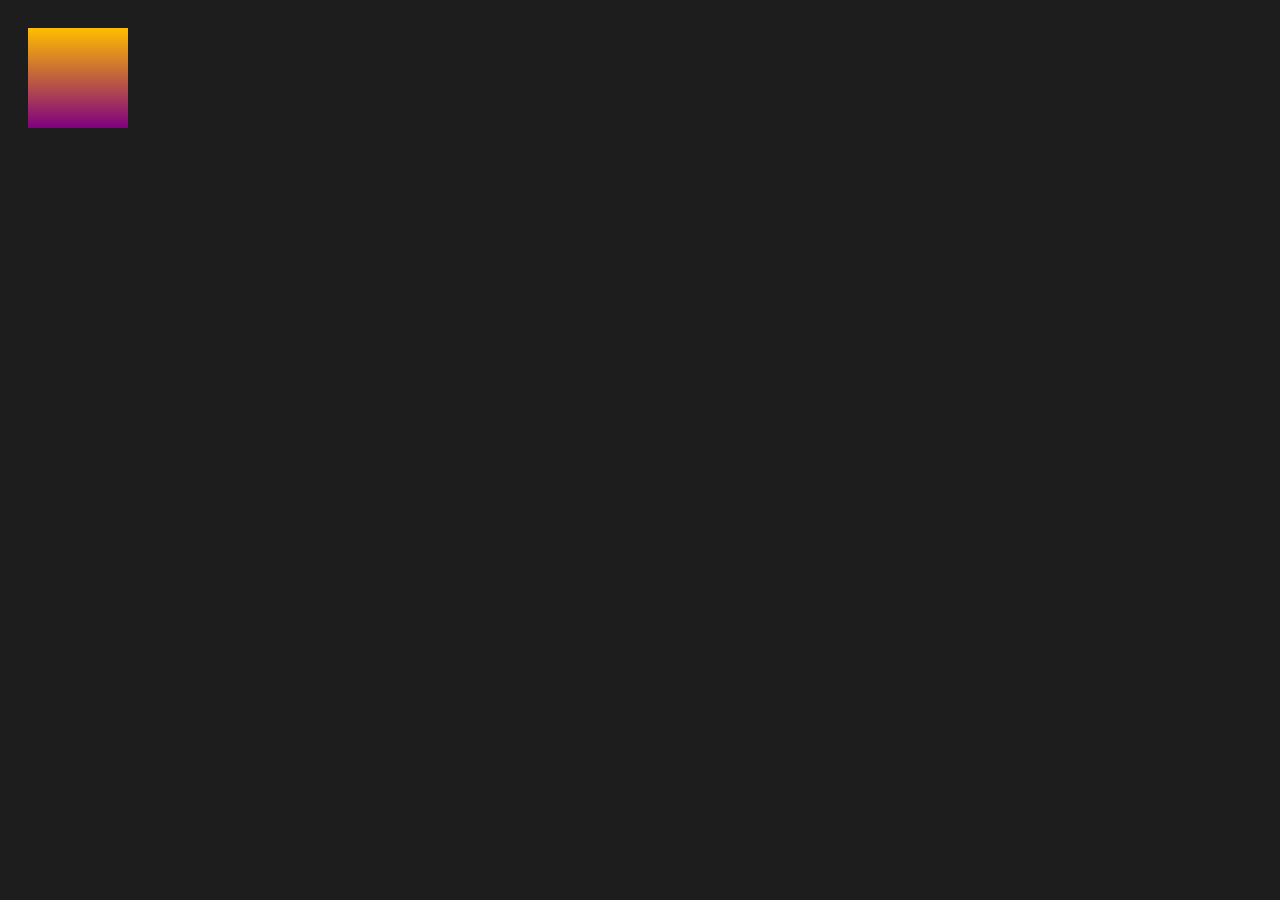
<file: animations/index.html>
<!DOCTYPE html>
<html lang="en">
<head>
    <meta charset="UTF-8">
    <meta name="viewport" content="width=device-width, initial-scale=1.0">
    <title>Animations</title>
    <link rel="stylesheet" href="styles.css">
    <script>
        document.addEventListener("DOMContentLoaded", () => {
        })
    </script>
</head>
<body>
    <div class="square"></div>
</body>
</html>
</file>
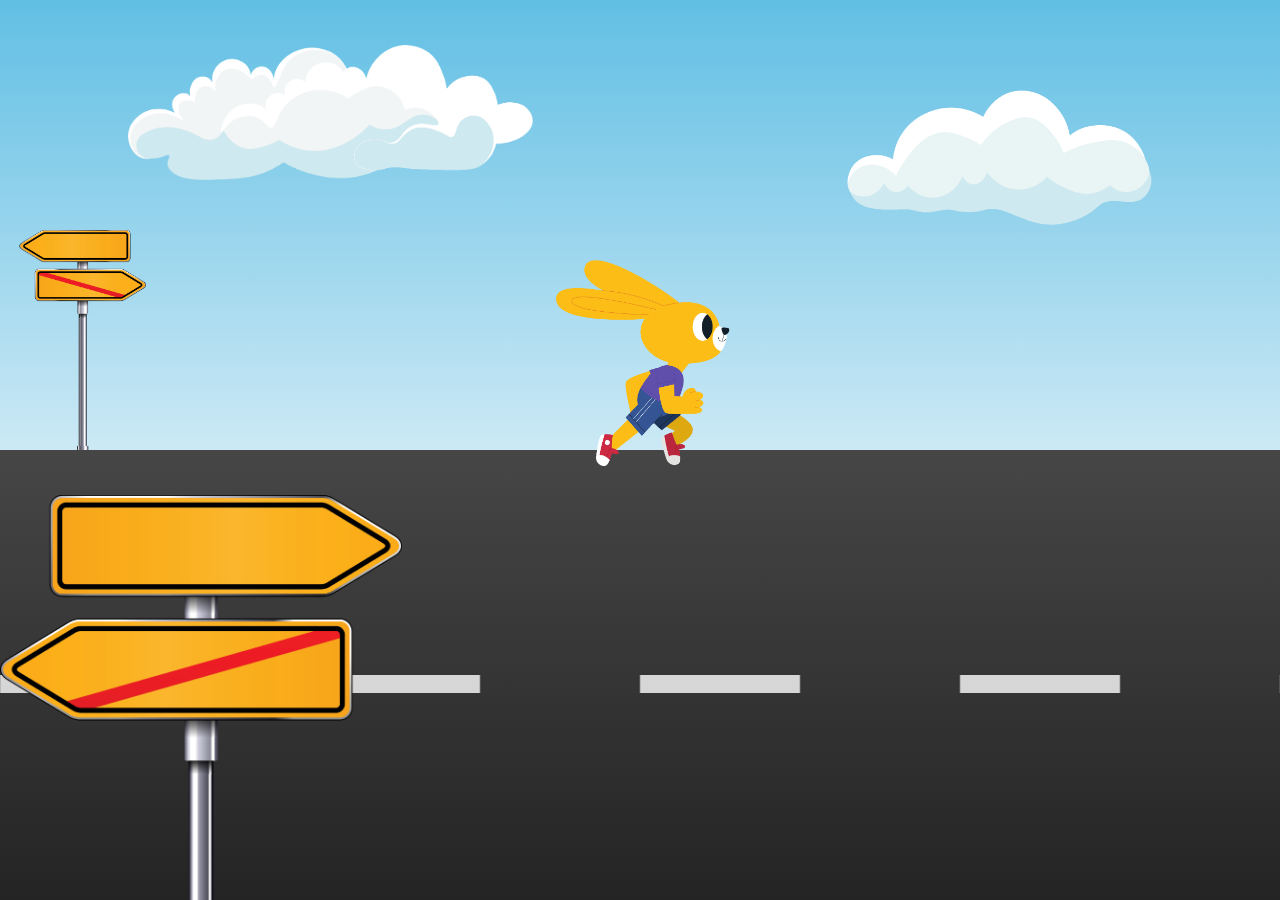
<file: exercise-1/index.html>
<!DOCTYPE html>
<html lang="en">
  <head>
    <meta charset="UTF-8" />
    <meta name="viewport" content="width=device-width, initial-scale=1.0" />
    <link rel="stylesheet" href="styles.css" />
    <title>Animations Exercise</title>
    <script>
      document.addEventListener("DOMContentLoaded", () => {
        const character = document.querySelector('.character')

        document.addEventListener('keydown', (event) => {
          if (event.code === "Space" && !character.classList.contains('jump')) {
            character.classList.add('jump')
          }
        })

        character.addEventListener('animationend', (event) => {

          if (event.animationName === 'jump') {
            character.classList.remove("jump")
          }
        })
      });
    </script>
  </head>
  <body>
    <div class="view">
      <div class="sky">
        <img src="assets/cloud1.png" class="cloud1" alt="" />
        <img src="assets/cloud2.png" class="cloud2" alt="" />
      </div>
      <div class="background">
        <img src="assets/s1.png" alt="" />
      </div>
      <div class="ground">
        <div class="street">
          <div class="lines"></div>
        </div>
      </div>
      <div class="character"></div>
      <div class="foreground">
        <img src="assets/s2.png" alt="" />
      </div>
    </div>
  </body>
</html>
</file>
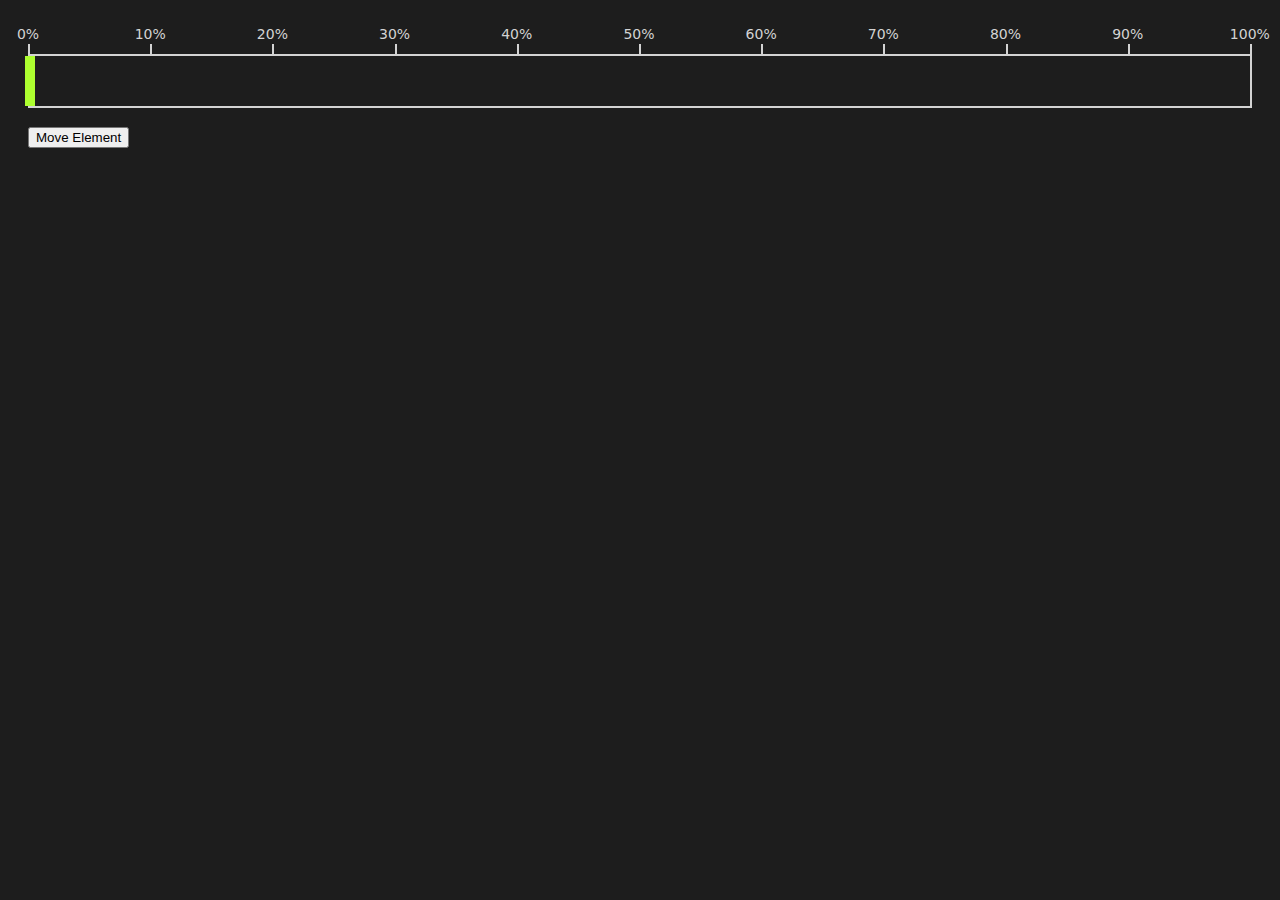
<file: timing-functions/index.html>
<!DOCTYPE html>
<html lang="en">

<head>
    <meta charset="UTF-8" />
    <meta name="viewport" content="width=device-width, initial-scale=1.0" />
    <link rel="stylesheet" href="styles.css" />
    <title>Timing Functions</title>
    <script>
        document.addEventListener("DOMContentLoaded", () => {
            const progressCount = 10;
            const element = document.querySelector(".element");
            const progress = document.querySelector(".progress");
            const button = document.querySelector(".move-button");

            Array(progressCount + 1)
                .fill(null)
                .forEach((_null, i) => {
                    const node = document.createElement("div");
                    node.classList.add("progress-value");
                    node.innerHTML = `<div class="number">${(i / progressCount) * 100
                        }%<div>`;
                    progress.append(node);
                });

            button.addEventListener("click", () => {
                element.classList.toggle("move");
            });
        });
    </script>
</head>

<body>
    <div class="progress"></div>
    <div class="track">
        <div class="element"></div>
    </div>
    <br />
    <button class="move-button">Move Element</button>
</body>

</html>
</file>
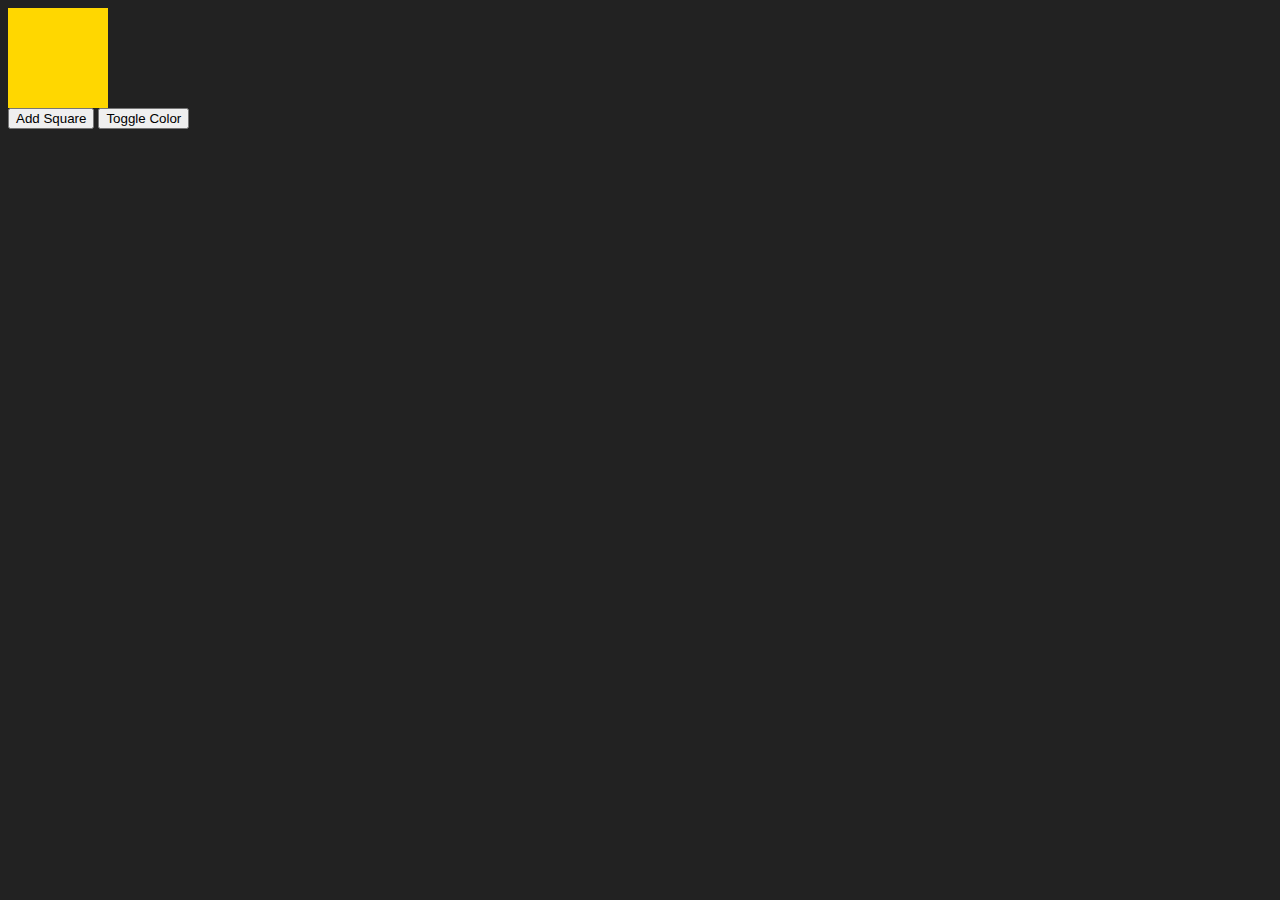
<file: transitions/index.html>
<!DOCTYPE html>
<html lang="en">
  <head>
    <meta charset="UTF-8" />
    <meta name="viewport" content="width=device-width, initial-scale=1.0" />
    <title>Transitions</title>
    <link rel="stylesheet" href="styles.css" />
    <script>
      document.addEventListener("DOMContentLoaded", () => {
        const element = document.querySelector(".square");
        const addButton = document.querySelector(".add-square");
        const toggleColor = document.querySelector(".toggle-color");

        addButton.addEventListener("click", () => {
          const newSquare = document.createElement("div");
          newSquare.classList.add("square");
          document.querySelector(".wrapper").appendChild(newSquare);
        });

        toggleColor.addEventListener("click", () => {
            const squares = document.querySelectorAll(".square");
            squares.forEach(element => element.classList.toggle("blue"))
        });
      });
    </script>
  </head>
  <body>
    <div class="wrapper">
      <div class="square"></div>
    </div>
    <button class="add-square">Add Square</button>
    <button class="toggle-color">Toggle Color</button>
  </body>
</html>
</file>
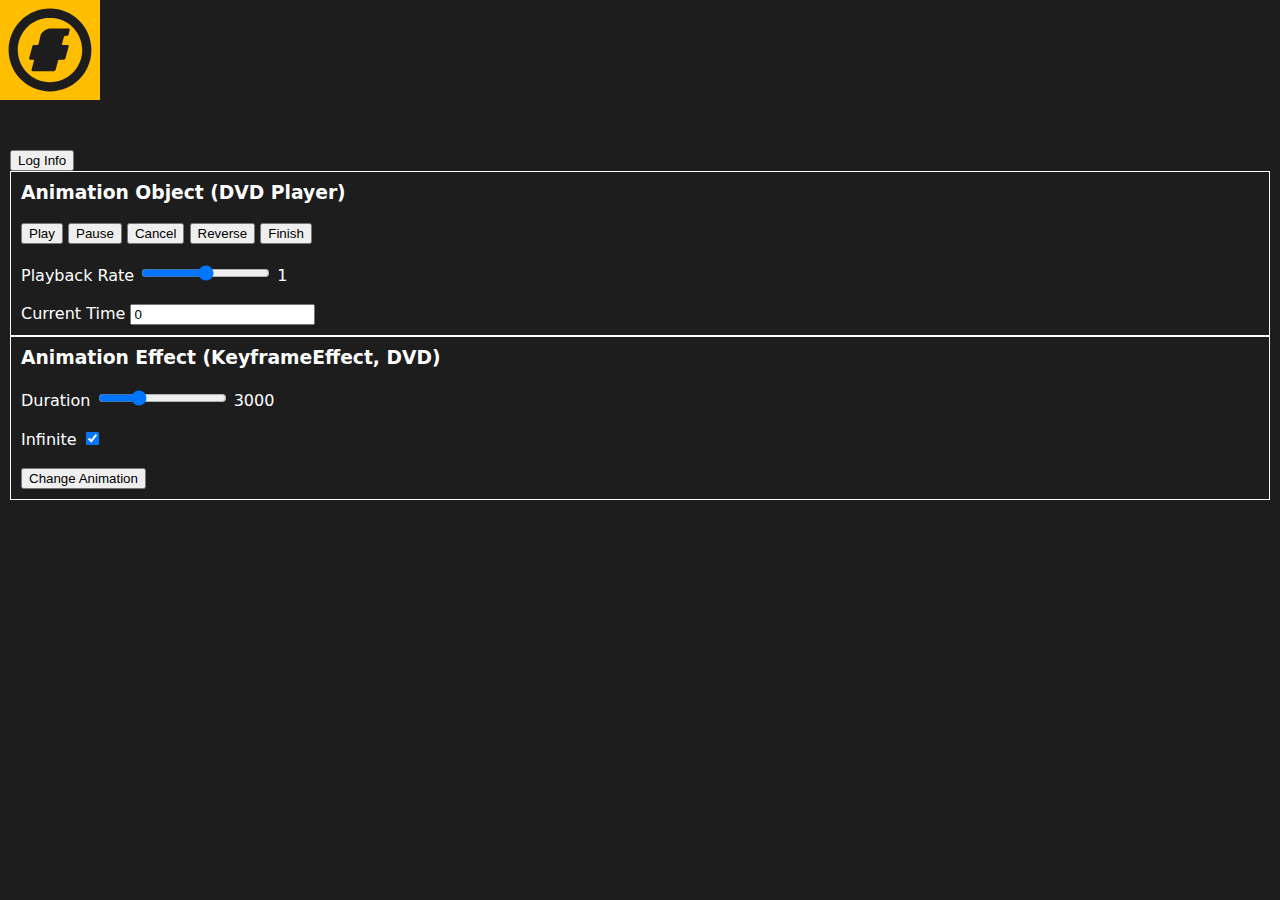
<file: web-api/index.html>
<!DOCTYPE html>
<html lang="en">

<head>
  <meta charset="UTF-8" />
  <meta name="viewport" content="width=device-width, initial-scale=1.0" />
  <link rel="stylesheet" href="styles.css" />
  <title>Web Animations API</title>
  <script src="./script.js"></script>
</head>

<body>
  <div class="square"></div>
  <div class="controls">
    <button class="button logInfo">
      Log Info
    </button>
    <div class="section">
      <h3>Animation Object (DVD Player)</h3>
      <button class="button play">Play</button>
      <button class="button pause">Pause</button>
      <button class="button cancel">Cancel</button>
      <button class="button reverse">Reverse</button>
      <button class="button finish">Finish</button>
      <br /><br />
      <label for="playbackRateInput">Playback Rate</label>
      <input type="range" id="playbackRateInput" step="0.2" min="0" max="2" />
      <output id="playbackRateInputValue" for="playbackRateInput">0</output>
      <br /><br />
      <label for="currentTimeInput">Current Time</label>
      <input type="number" id="currentTimeInput" step="500" min="0"/>
    </div>

    <div class="section">
      <h3>Animation Effect (KeyframeEffect, DVD)</h3>
      <label for="durationInput">Duration</label>
      <input type="range" id="durationInput" step="500" min="0" max="10000" />
      <output id="durationInputValue" for="durationInput">0</output>
      <br /><br />
      <label>Infinite</label>
      <input type="checkbox" id="infiniteInput" />
      <br /><br />
      <button class="button changeAnimation">Change Animation</button>
    </div>
  </div>
</body>

</html>
</file>
<file: animations/styles.css>
body {
    background-color: #1d1d1d;
    font-family: system-ui, -apple-system, BlinkMacSystemFont, 'Segoe UI', Roboto, Oxygen, Ubuntu, Cantarell, 'Open Sans', 'Helvetica Neue', sans-serif;
    padding: 20px;
}

.square {
    width: 100px;
    height: 100px;
    background-color: #ffbe00;
    background-image: linear-gradient(#ffbe00, purple);

    animation: 5s fade-in;
    animation-fill-mode: both;
}

@keyframes fade-out {
    from { 
        display: block;
        opacity: 1;
    }
    to {
        display: none;
        opacity: 0;
    }
}

@keyframes fade-in {
    from { 
        display: none;
        opacity: 0;
    }
    to {
        display: block;
        opacity: 1;
    }
}

@keyframes flip-bg {
    50% {
        background-image: linear-gradient(violet, skyblue)
    }
    100% {
        background-image: linear-gradient(greenyellow, maroon)
    }
}
</file>
<file: exercise-1/styles.css>
body {
  background-color: #1d1d1d;
  font-family: system-ui, -apple-system, BlinkMacSystemFont, "Segoe UI", Roboto,
    Oxygen, Ubuntu, Cantarell, "Open Sans", "Helvetica Neue", sans-serif;
  padding: 0;
  margin: 0;
}

* {
  box-sizing: border-box;
}

:root {
  --duration: 6s;
}

.sky {
  background-image: linear-gradient(rgb(97, 191, 228), rgb(204, 233, 245));
  height: 50vh;
  position: relative;
}
.sky .cloud1 {
  position: absolute;
  height: 30%;
  top: 10%;
  left: 10%;
}
.sky .cloud2 {
  position: absolute;
  height: 30%;
  top: 20%;
  right: 10%;
}

.ground {
  height: 50vh;
  position: relative;
}
.ground .street {
  background-image: linear-gradient(#464646, #242424);
  position: absolute;
  width: 200vw;
  height: 100%;

  animation: var(--duration) linear infinite move-street;
}
.ground .street .lines {
  position: absolute;
  background-image: url("./assets/line.png");
  background-size: 12.5% auto;
  background-repeat: repeat-x;
  background-position: 0 0;
  height: 4%;
  width: 100%;
  top: 50%;
  opacity: 0.8;
}

.character {
  --char-width: 25vh;
  position: absolute;
  bottom: 0;
  top: 0;
  left: 0;
  right: 0;
  margin: auto;
  background-image: url("./assets/7948134.png");
  /* background-image: url("./assets/7888220.png"); */
  background-size: calc(var(--char-width) * 8);
  background-position: calc(var(--char-width) * -4) 0px;
  background-repeat: no-repeat;
  width: var(--char-width);
  aspect-ratio: 0.535;

  animation: 1s steps(8, jump-none) infinite run;
}

.character.jump {
  animation: .5s ease-in-out 2 alternate jump;
}

.background {
  position: absolute;
  height: 50vh;
  width: 100%;
  top: 0;

  animation: calc(var(--duration) * 2) linear infinite move-background;
}
.background img {
  position: absolute;
  height: 50%;
  bottom: -5px;
  left: 0;
}
.foreground {
  position: absolute;
  height: 50vh;
  width: 100%;
  top: 50%;

  animation: calc(var(--duration) * 1.5) linear infinite move-foreground;
}
.foreground img {
  position: absolute;
  height: 90%;
  bottom: 0px;
  left: 0;
}

@keyframes run {
  0% {
    background-position: 0, 0
  }
  100% {
    background-position: calc(var(--char-width) * -7) 0px;
  }
}


@keyframes jump {
  from {
    transform: translateY(0);
  }
  to {
    transform: translateY(-70px);
  }
}

@keyframes move-street {
  from {
    transform: translateX(0);
  }

  to {
    transform: translateX(-50%);
  }
}

@keyframes move-background {
  from {
    transform: translateX(100%)
  }
  to {
    transform: translateX(-100%)
  }
}

@keyframes move-foreground {
  from {
    transform: translateX(400%)
  }
  to {
    transform: translateX(-200%)
  }
}
</file>
<file: timing-functions/styles.css>
body {
    background-color: #1d1d1d;
    font-family: system-ui, -apple-system, BlinkMacSystemFont, "Segoe UI", Roboto,
        Oxygen, Ubuntu, Cantarell, "Open Sans", "Helvetica Neue", sans-serif;
    padding: 20px;
    --scale-color: lightgrey;
}

.track {
    position: relative;
    border: 2px solid var(--scale-color);
    height: 50px;
}

.element {
    width: 10px;
    height: 50px;
    background-color: greenyellow;
    transition: left 1s steps(4, jump-both);
    left: -5px;
    position: absolute;
}

.element.move {
    left: calc(100% - 5px);
}

.progress {
    position: relative;
    display: flex;
    justify-content: space-between;
}

.progress-value {
    color: var(--scale-color);
    position: relative;
    font-size: 14px;
    line-height: 16px;
    padding-top: 16px;
}

.progress-value .number {
    position: absolute;
    transform: translateX(-50%) translateY(-110%);
}

.progress-value::after {
    content: "";
    display: block;
    height: 10px;
    width: 2px;
    background-color: var(--scale-color);
}
</file>
<file: transitions/styles.css>
body {
   background-color: #222222;
}

.square {
   width: 100px;
   height: 100px;
   background-color: gold;
   transition: background-color 1s;

}

.square.blue {
   background-color: blue;
}
</file>
<file: web-api/styles.css>
body {
    background-color: #1d1d1d;
    color: #fff;
    font-family: system-ui, -apple-system, BlinkMacSystemFont, "Segoe UI", Roboto,
      Oxygen, Ubuntu, Cantarell, "Open Sans", "Helvetica Neue", sans-serif;
    padding: 0;
    margin: 0;
  }
  
  * {
    box-sizing: border-box;
  }
  
  .square {
    width: 100px;
    height: 100px;
    background-color: #FFBE00;
    background-image: url("../logo.svg");
  }

  .controls {
    margin-top: 40px;
    padding: 10px;
  }
  .controls .section {
    border: 1px solid;
    padding: 10px;
  }
  .controls .section h3 {
    margin: 0 0 20px;
  }
</file>
